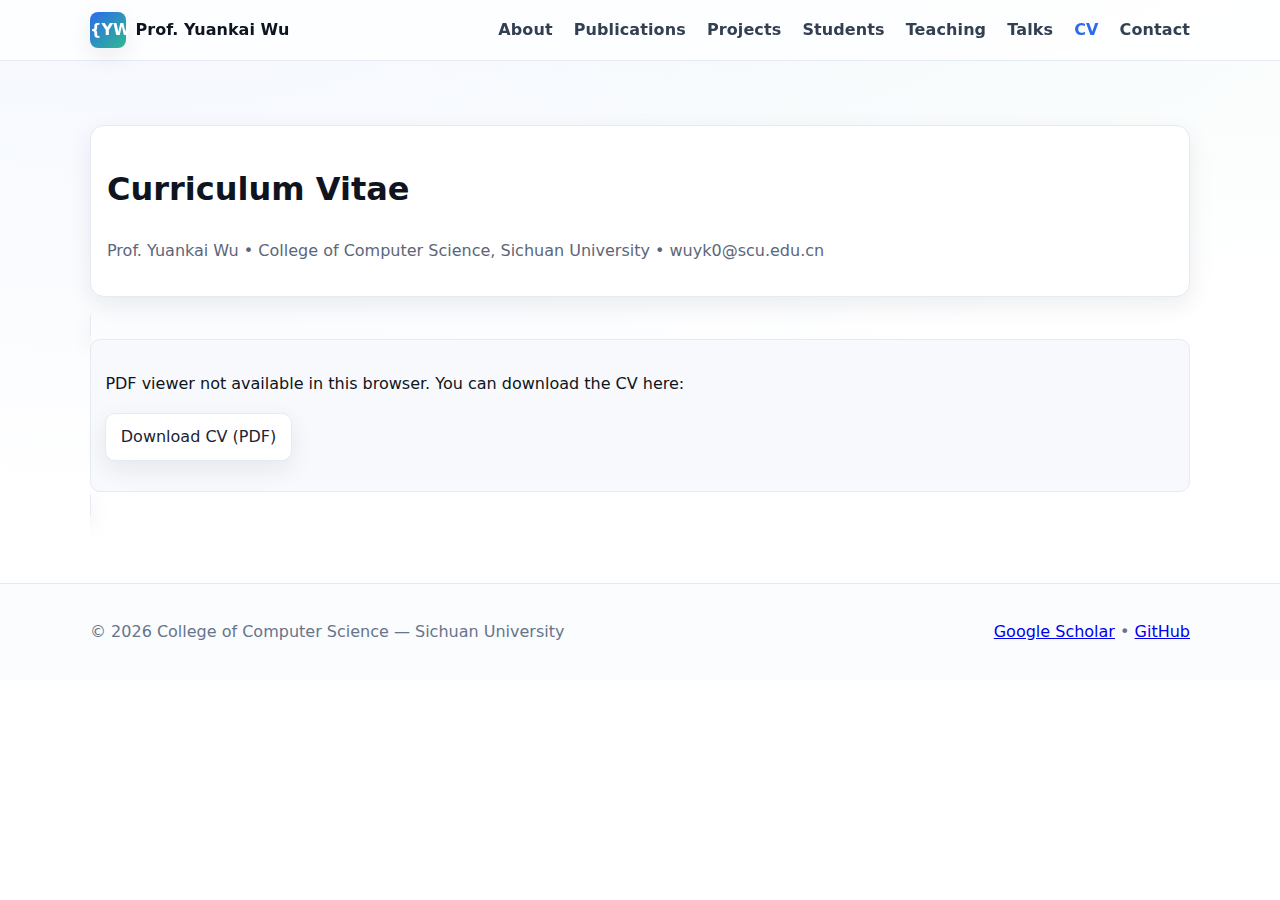
<file: cv.html>
<!DOCTYPE html>
<html lang="en">
  <head>
    <meta charset="utf-8" />
    <meta name="viewport" content="width=device-width, initial-scale=1" />
    <title>CV — Prof. Avery Kim</title>
    <link rel="icon" href="assets/img/favicon.svg" type="image/svg+xml" />
    <link rel="stylesheet" href="assets/css/styles.css" />
    <style>
      .pdf-embed { width: 100%; height: min(85vh, 1200px); border: 1px solid var(--border); border-radius: var(--radius); box-shadow: var(--shadow); }
      .pdf-fallback { padding: .9rem; background: #f7f9fc; border: 1px solid var(--border); border-radius: var(--radius-sm); }
    </style>
  </head>
  <body>
    <a class="skip-link" href="#main">Skip to content</a>
    <header class="site-header">
      <div class="container header-inner">
        <a class="brand" href="index.html" aria-label="Homepage">
          <span class="logo" aria-hidden="true">{YW}</span>
          <span class="brand-text">Prof. Yuankai Wu</span>
        </a>
        <nav class="nav" aria-label="Primary">
          <a href="index.html#about">About</a>
          <a href="index.html#publications">Publications</a>
          <a href="index.html#projects">Projects</a>
          <a href="students.html">Students</a>
          <a href="teaching.html">Teaching</a>
          <a href="talks.html">Talks</a>
          <a aria-current="page" href="cv.html">CV</a>
          <a href="index.html#contact">Contact</a>
        </nav>
      </div>
    </header>

    <main id="main" class="section">
      <div class="container flow">
        <section class="card">
          <div class="flow">
            <h1>Curriculum Vitae</h1>
            <p class="meta">Prof. Yuankai Wu • College of Computer Science, Sichuan University • wuyk0@scu.edu.cn</p>
          </div>
        </section>

        <section class="flow">
          <object class="pdf-embed" data="assets/pdf/cv.pdf" type="application/pdf">
            <div class="pdf-fallback">
              <p>PDF viewer not available in this browser. You can download the CV here:</p>
              <p><a class="btn" href="assets/pdf/cv.pdf" download>Download CV (PDF)</a></p>
            </div>
          </object>
        </section>
      </div>
    </main>

    <footer class="site-footer">
      <div class="container footer-inner">
        <p>© <span id="year"></span> College of Computer Science — Sichuan University</p>
        <p>
          <a href="https://scholar.google.com/citations?user=L9b-8ZwAAAAJ&hl=en" target="_blank" rel="noopener noreferrer">Google Scholar</a> •
          <a href="https://github.com/Kaimaoge" target="_blank" rel="noopener noreferrer">GitHub</a>
        </p>
      </div>
    </footer>
    <script>document.getElementById('year').textContent = new Date().getFullYear();</script>
  </body>
  </html>
</file>
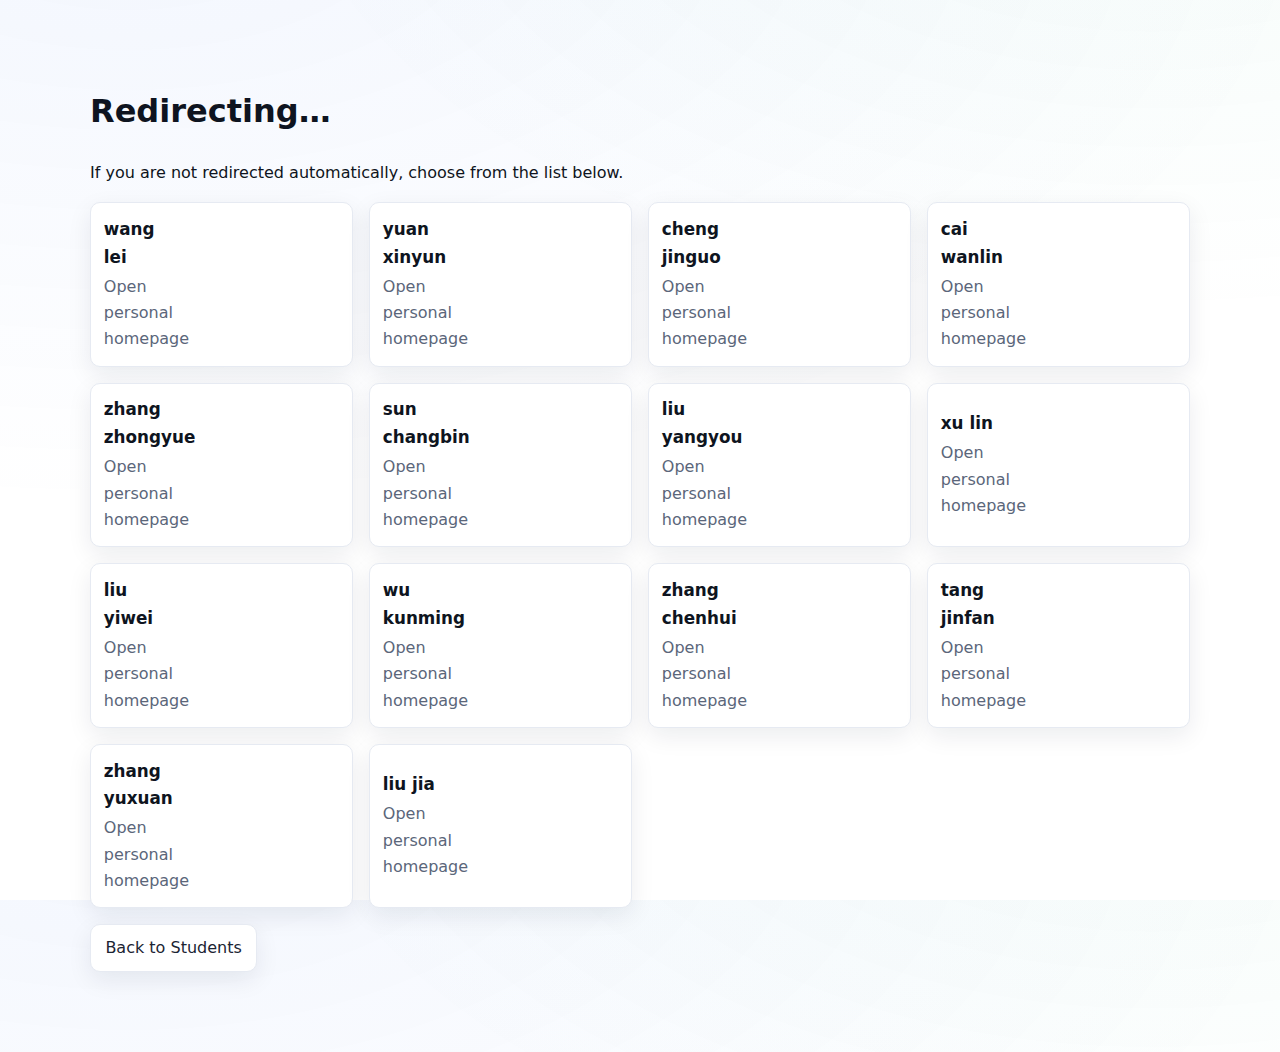
<file: students-redirects.html>
<!DOCTYPE html>
<html lang="en">
  <head>
    <meta charset="utf-8" />
    <meta name="viewport" content="width=device-width, initial-scale=1" />
    <title>Student Redirects — Prof. Avery Kim</title>
    <link rel="icon" href="assets/img/favicon.svg" type="image/svg+xml" />
    <link rel="stylesheet" href="assets/css/styles.css" />
    <meta http-equiv="Cache-Control" content="no-store" />
  </head>
  <body>
    <main class="section">
      <div class="container flow">
        <h1>Redirecting…</h1>
        <p>If you are not redirected automatically, choose from the list below.</p>

        <div id="fallback" class="grid students"></div>
        <p><a class="btn" href="students.html">Back to Students</a></p>
      </div>
    </main>

    <script>
      const mapping = {
        'wang-lei': '#',
        'yuan-xinyun': '#',
        'cheng-jinguo': '#',
        'cai-wanlin': '#',
        'zhang-zhongyue': '#',
        'sun-changbin': '#',
        'liu-yangyou': '#',
        'xu-lin': '#',
        'liu-yiwei': '#',
        'wu-kunming': '#',
        'zhang-chenhui': '#',
        'tang-jinfan': '#',
        'zhang-yuxuan': '#',
        'liu-jia': '#'
      };

      // Populate fallback list
      const fallback = document.getElementById('fallback');
      const entries = Object.entries(mapping);
      for (const [slug, url] of entries) {
        const a = document.createElement('a');
        a.className = 'student-card';
        a.href = url;
        a.target = '_blank';
        a.rel = 'noopener noreferrer';
        a.innerHTML = `<div><h3>${slug.replace(/-/g, ' ')}</h3><p class="meta">Open personal homepage</p></div>`;
        fallback.appendChild(a);
      }

      // Attempt redirect
      const params = new URLSearchParams(location.search);
      const to = params.get('to');
      if (to && mapping[to]) {
        location.replace(mapping[to]);
      }
    </script>
  </body>
  </html>
</file>
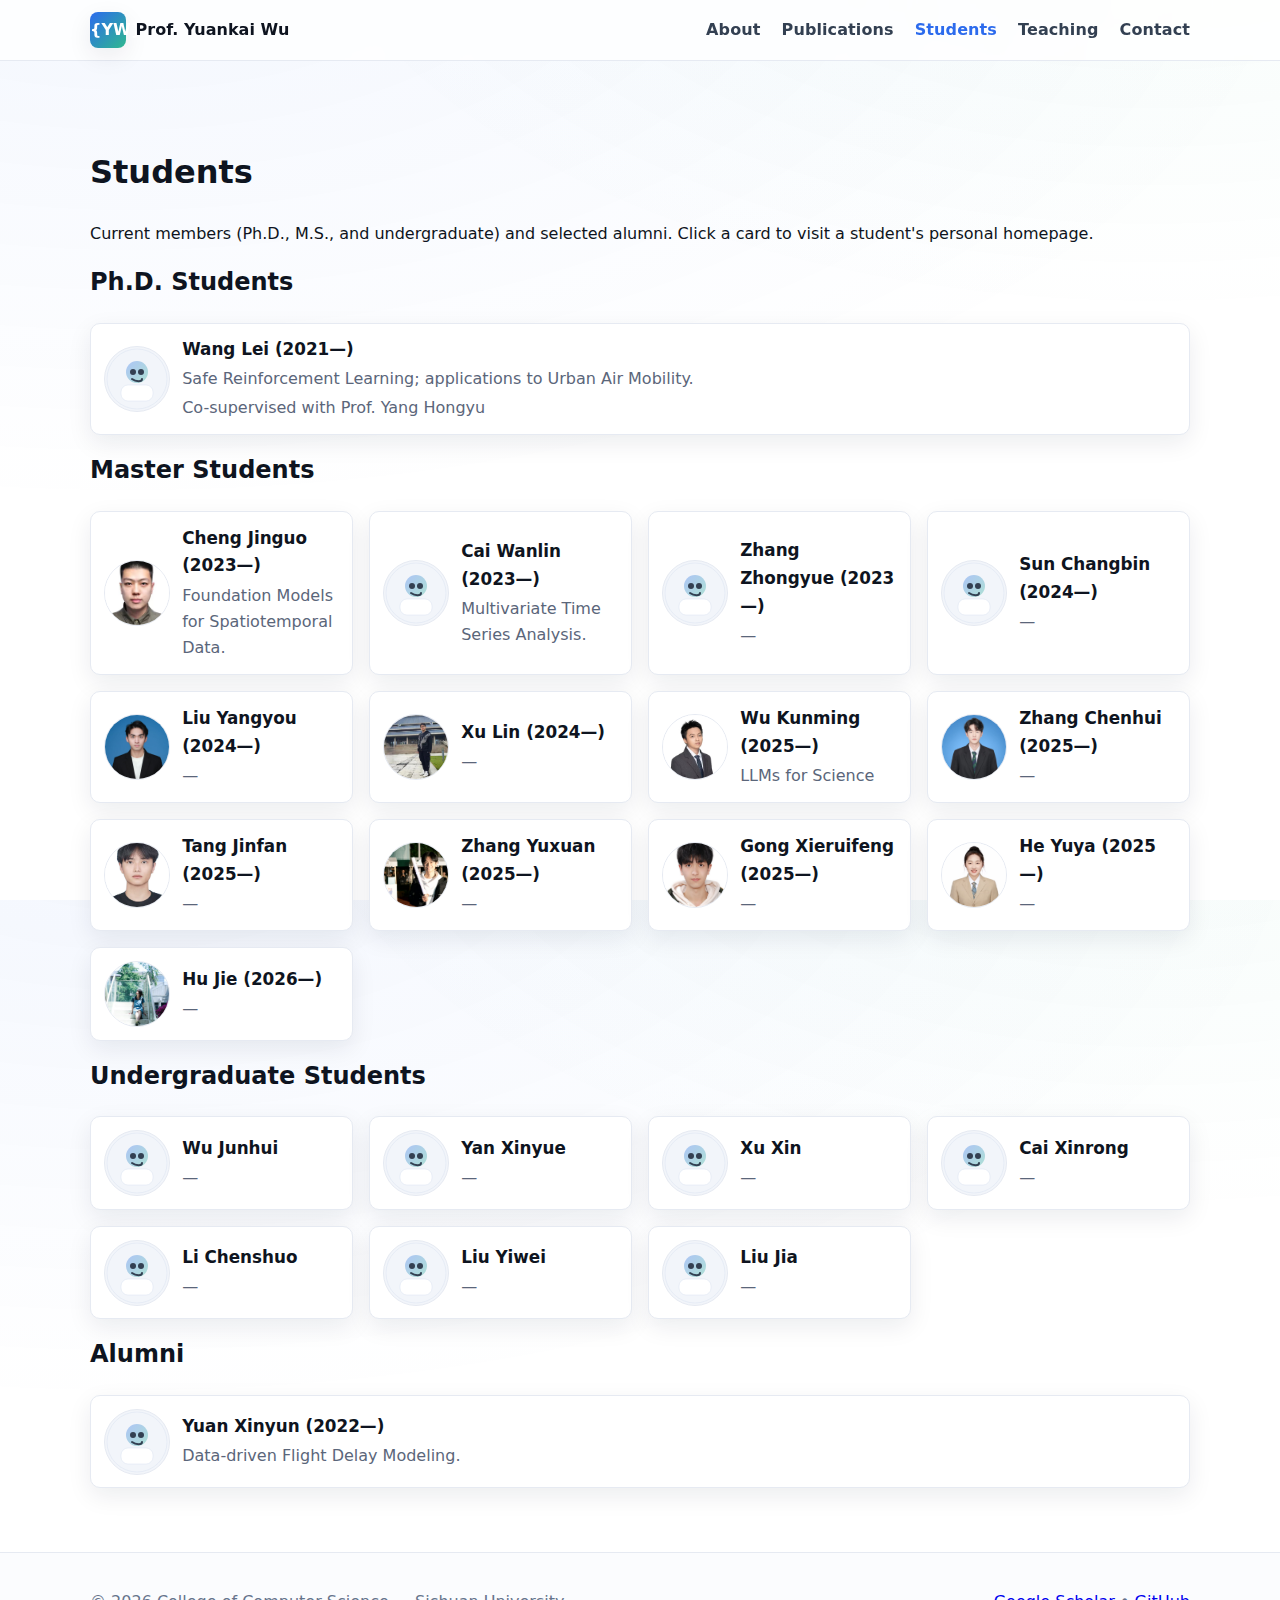
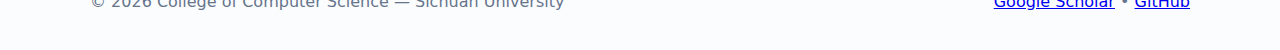
<file: students.html>
<!DOCTYPE html>
<html lang="en">
  <head>
    <meta charset="utf-8" />
    <meta name="viewport" content="width=device-width, initial-scale=1" />
    <title>Students — Prof. Avery Kim</title>
    <link rel="icon" href="assets/img/favicon.svg" type="image/svg+xml" />
    <link rel="stylesheet" href="assets/css/styles.css" />
  </head>
  <body>
    <a class="skip-link" href="#main">Skip to content</a>
    <header class="site-header">
      <div class="container header-inner">
        <a class="brand" href="index.html" aria-label="Homepage">
          <span class="logo" aria-hidden="true">{YW}</span>
          <span class="brand-text">Prof. Yuankai Wu</span>
        </a>
        <nav class="nav" aria-label="Primary">
          <a href="index.html#about">About</a>
          <a href="index.html#publications">Publications</a>
          <a aria-current="page" href="students.html">Students</a>
          <a href="teaching.html">Teaching</a>
          <a href="index.html#contact">Contact</a>
        </nav>
      </div>
    </header>

    <main id="main" class="section">
      <div class="container flow">
        <h1>Students</h1>
        <p>Current members (Ph.D., M.S., and undergraduate) and selected alumni. Click a card to visit a student's personal homepage.</p>

        <h2 id="phd">Ph.D. Students</h2>
        <div class="grid students">
          <a class="student-card" href="students-redirects.html?to=wang-lei">
            <img src="assets/img/avatar-generic.svg" alt="Avatar of Wang Lei" />
            <div>
              <h3>Wang Lei (2021—)</h3>
              <p>Safe Reinforcement Learning; applications to Urban Air Mobility.</p>
              <p class="meta">Co-supervised with Prof. Yang Hongyu</p>
            </div>
          </a>
        </div>

        <h2 id="masters">Master Students</h2>
        <div class="grid students">
          <a class="student-card" href="students-redirects.html?to=cheng-jinguo">
            <img src="assets/img/chengjinguo.jpg" alt="Avatar of Cheng Jinguo" />
            <div>
              <h3>Cheng Jinguo (2023—)</h3>
              <p>Foundation Models for Spatiotemporal Data.</p>
            </div>
          </a>
          <a class="student-card" href="students-redirects.html?to=cai-wanlin">
            <img src="assets/img/avatar-generic.svg" alt="Avatar of Cai Wanlin" />
            <div>
              <h3>Cai Wanlin (2023—)</h3>
              <p>Multivariate Time Series Analysis.</p>
            </div>
          </a>
          <a class="student-card" href="students-redirects.html?to=zhang-zhongyue">
            <img src="assets/img/avatar-generic.svg" alt="Avatar of Zhang Zhongyue" />
            <div>
              <h3>Zhang Zhongyue (2023—)</h3>
              <p>—</p>
            </div>
          </a>
          <a class="student-card" href="students-redirects.html?to=sun-changbin">
            <img src="assets/img/avatar-generic.svg" alt="Avatar of Sun Changbin" />
            <div>
              <h3>Sun Changbin (2024—)</h3>
              <p>—</p>
            </div>
          </a>
          <a class="student-card" href="students-redirects.html?to=liu-yangyou">
            <img src="assets/img/liuyangyou.jpg" alt="Avatar of Liu Yangyou" />
            <div>
              <h3>Liu Yangyou (2024—)</h3>
              <p>—</p>
            </div>
          </a>
          <a class="student-card" href="students-redirects.html?to=xu-lin">
            <img src="assets/img/xulin.jpg" alt="Avatar of Xu Lin" />
            <div>
              <h3>Xu Lin (2024—)</h3>
              <p>—</p>
            </div>
          </a>
          <a class="student-card" href="students-redirects.html?to=wu-kunming">
            <img src="assets/img/wukunming.jpg" alt="Avatar of Wu Kunming" />
            <div>
              <h3>Wu Kunming (2025—)</h3>
              <p>LLMs for Science</p>
            </div>
          </a>
          <a class="student-card" href="students-redirects.html?to=zhang-chenhui">
            <img src="assets/img/zhangchenhui.jpg" alt="Avatar of Zhang Chenhui" />
            <div>
              <h3>Zhang Chenhui (2025—)</h3>
              <p>—</p>
            </div>
          </a>
          <a class="student-card" href="students-redirects.html?to=tang-jinfan">
            <img src="assets/img/tangtjinfan.jpg" alt="Avatar of Tang Jinfan" />
            <div>
              <h3>Tang Jinfan (2025—)</h3>
              <p>—</p>
            </div>
          </a>
          <a class="student-card" href="students-redirects.html?to=zhang-yuxuan">
            <img src="assets/img/zhangyuxuan.jpg" alt="Avatar of Zhang Yuxuan" />
            <div>
              <h3>Zhang Yuxuan (2025—)</h3>
              <p>—</p>
            </div>
          </a>

          <a class="student-card" href="students-redirects.html?to=gong-xieruifeng">
            <img src="assets/img/gongxieruifeng.jpg" alt="Avatar of Gong Xieruifeng" />
            <div>
              <h3>Gong Xieruifeng (2025—)</h3>
              <p>—</p>
            </div>
          </a>

          <a class="student-card" href="students-redirects.html?to=he-yuya">
            <img src="assets/img/heyuya.jpg" alt="Avatar of He Yuya" />
            <div>
              <h3>He Yuya (2025—)</h3>
              <p>—</p>
            </div>
          </a>

          <a class="student-card" href="students-redirects.html?to=hu-jie">
            <img src="assets/img/hujie.jpg" alt="Avatar of Hu Jie" />
            <div>
              <h3>Hu Jie (2026—)</h3>
              <p>—</p>
            </div>
          </a>
        </div>

        <h2 id="undergrad">Undergraduate Students</h2>
        <div class="grid students">

          <a class="student-card" href="students-redirects.html?to=Wu-Junhui">
            <img src="assets/img/avatar-generic.svg" alt="Avatar of Wu Junhui" />
            <div>
              <h3>Wu Junhui</h3>
              <p>—</p>
            </div>
          </a>

          <a class="student-card" href="students-redirects.html?to=Yan-Xinyue">
            <img src="assets/img/avatar-generic.svg" alt="Avatar of Yan Xinyue" />
            <div>
              <h3>Yan Xinyue</h3>
              <p>—</p>
            </div>
          </a>

          <a class="student-card" href="students-redirects.html?to=xu-xin">
            <img src="assets/img/avatar-generic.svg" alt="Avatar of Xu Xin" />
            <div>
              <h3>Xu Xin</h3>
              <p>—</p>
            </div>
          </a>

          <a class="student-card" href="students-redirects.html?to=cai-xinrong">
            <img src="assets/img/avatar-generic.svg" alt="Avatar of Cai Xinrong" />
            <div>
              <h3>Cai Xinrong</h3>
              <p>—</p>
            </div>
          </a>

          <a class="student-card" href="students-redirects.html?to=li-chenshuo">
            <img src="assets/img/avatar-generic.svg" alt="Avatar of Li Chenshuo" />
            <div>
              <h3>Li Chenshuo</h3>
              <p>—</p>
            </div>
          </a>
          
          <a class="student-card" href="students-redirects.html?to=liu-yiwei">
            <img src="assets/img/avatar-generic.svg" alt="Avatar of Liu Yiwei" />
            <div>
              <h3>Liu Yiwei</h3>
              <p>—</p>
            </div>
          </a>
          
          <a class="student-card" href="students-redirects.html?to=liu-jia">
            <img src="assets/img/avatar-generic.svg" alt="Avatar of Liu Jia" />
            <div>
              <h3>Liu Jia</h3>
              <p>—</p>
            </div>
          </a>
        </div>
        <h2 id="alumni">Alumni</h2>
        <div class="grid students">
          <a class="student-card" href="students-redirects.html?to=yuan-xinyun">
            <img src="assets/img/avatar-generic.svg" alt="Avatar of Yuan Xinyun" />
            <div>
              <h3>Yuan Xinyun (2022—)</h3>
              <p>Data-driven Flight Delay Modeling.</p>
            </div>
          </a>
        </div>
      </div>
    </main>

    <footer class="site-footer">
      <div class="container footer-inner">
        <p>© <span id="year"></span> College of Computer Science — Sichuan University</p>
        <p>
          <a href="https://scholar.google.com/citations?user=L9b-8ZwAAAAJ&hl=en" target="_blank" rel="noopener noreferrer">Google Scholar</a> •
          <a href="https://github.com/Kaimaoge" target="_blank" rel="noopener noreferrer">GitHub</a>
        </p>
      </div>
    </footer>
    <script>
      document.getElementById('year').textContent = new Date().getFullYear();
    </script>
  </body>
  </html>
</file>
<file: assets/css/styles.css>
/* Typography and CSS variables */
:root {
  --bg: #ffffff;
  --panel: #ffffff;
  --text: #0e1420;
  --muted: #5b667a;
  --brand: #2c6bed; /* academic blue */
  --accent: #2fb88f; /* supportive green */
  --border: #e6eaf2;
  --shadow: 0 8px 24px rgba(16, 26, 48, 0.08);
  --radius: 14px;
  --radius-sm: 10px;
  --maxw: 1100px;
}

html, body { height: 100%; }
html { color-scheme: light; }
body {
  margin: 0;
  font-family: ui-sans-serif, system-ui, -apple-system, Segoe UI, Roboto, "Helvetica Neue", Arial, "Noto Sans", "Apple Color Emoji", "Segoe UI Emoji";
  line-height: 1.65;
  background: radial-gradient(1200px 600px at 10% -10%, rgba(44,107,237,0.06), transparent),
              radial-gradient(900px 500px at 90% -20%, rgba(47,184,143,0.05), transparent),
              var(--bg);
  color: var(--text);
}

.container { width: min(100% - 2rem, var(--maxw)); margin-inline: auto; }
.flow > * + * { margin-top: 1rem; }
.section { padding: 64px 0; }
.section-alt { background: linear-gradient(180deg, rgba(10,20,40,0.02), rgba(10,20,40,0) 60%), var(--panel); border-top: 1px solid var(--border); border-bottom: 1px solid var(--border); }

.skip-link { position: absolute; left: -1000px; top: -1000px; } 
.skip-link:focus { left: 1rem; top: 1rem; background: var(--panel); color: var(--text); padding: .5rem .75rem; border-radius: var(--radius-sm); }

/* Header */
.site-header { position: sticky; top: 0; z-index: 50; background: rgba(255,255,255,0.8); backdrop-filter: blur(8px); border-bottom: 1px solid var(--border); }
.header-inner { display: flex; align-items: center; justify-content: space-between; padding: .75rem 0; }
.brand { display: inline-flex; align-items: center; gap: .6rem; text-decoration: none; color: var(--text); font-weight: 700; }
.logo { display: grid; place-items: center; width: 36px; height: 36px; border-radius: 8px; background: linear-gradient(135deg, var(--brand), var(--accent)); color: #ffffff; font-weight: 800; box-shadow: var(--shadow); }
.nav a { color: #334052; text-decoration: none; margin-left: 1rem; font-weight: 600; letter-spacing: .1px; }
.nav a:hover, .nav a[aria-current] { color: var(--brand); }

/* Hero */
.hero { padding: 72px 0; }
.hero-inner { display: grid; grid-template-columns: 1.2fr .8fr; gap: 2rem; align-items: center; }
.subtitle { color: #4a5970; font-weight: 700; letter-spacing: .2px; }
.lede { font-size: 1.05rem; color: var(--muted); }
.hero-media { text-align: center; }
.hero-media img { max-width: 280px; width: 100%; height: auto; border-radius: 12px; background: #f2f5fa; border: 1px solid var(--border); filter: drop-shadow(0 10px 30px rgba(0,0,0,.08)); object-fit: contain; }
.icon-links { display: inline-flex; gap: .75rem; margin-top: .8rem; align-items: center; }
.icon-links a { display: inline-flex; align-items: center; justify-content: center; width: 40px; height: 40px; border-radius: 10px; border: 1px solid var(--border); background: #ffffff; box-shadow: var(--shadow); }
.icon-links a:hover { background: #f7f9fc; }
.icon-links img { width: 22px; height: 22px; }

.cta-row { display: flex; gap: .75rem; margin-top: 1rem; }
.btn { display: inline-block; padding: .6rem .9rem; border-radius: 10px; border: 1px solid var(--border); text-decoration: none; color: #1b2433; background: #ffffff; box-shadow: var(--shadow); }
.btn:hover { background: #f7f9fc; }
.btn.primary { background: linear-gradient(135deg, rgba(44,107,237,.1), rgba(47,184,143,.1)); border: 1px solid #dbe3f0; }
.btn.ghost { background: transparent; box-shadow: none; }

/* Cards and grid */
.grid { display: grid; gap: 1rem; }
.projects { grid-template-columns: repeat(auto-fit, minmax(260px, 1fr)); }
.card { background: var(--panel); border: 1px solid var(--border); padding: 1rem; border-radius: var(--radius); box-shadow: var(--shadow); }
.meta { color: var(--muted); }

.students, .students-preview { grid-template-columns: repeat(auto-fit, minmax(260px, 1fr)); }
.student-card { display: grid; grid-template-columns: 64px auto; gap: .9rem; align-items: center; padding: .8rem; border: 1px solid var(--border); background: #ffffff; border-radius: var(--radius-sm); text-decoration: none; color: var(--text); box-shadow: var(--shadow); }
.student-card:hover { border-color: #d1d9e8; background: #fdfefe; }
.student-card img { width: 64px; height: 64px; border-radius: 50%; background: #f2f5fa; border: 1px solid var(--border); object-fit: cover; image-rendering: -webkit-optimize-contrast; image-rendering: high-quality; }
.student-card h3 { margin: 0; font-size: 1.05rem; }
.student-card p { margin: .15rem 0 0 0; color: var(--muted); }

/* Publication list */
.pub-list { list-style: none; padding: 0; margin: 0; display: grid; gap: .9rem; }
.pub-list li { background: var(--panel); border: 1px solid var(--border); padding: .9rem; border-radius: var(--radius-sm); box-shadow: var(--shadow); }
.pub-title { display: block; font-weight: 700; }
.pub-authors, .pub-venue { display: block; color: var(--muted); }
.pub-link { margin-left: .5rem; color: var(--brand); text-decoration: none; }
.pub-link:hover { text-decoration: underline; }

/* Publication with thumbnail */
.pub-item { display: grid; grid-template-columns: 180px 1fr; gap: 1rem; align-items: start; }
.pub-thumb { width: 100%; height: 120px; object-fit: cover; border: 1px solid var(--border); border-radius: 10px; background: #f2f5fa; }
.pub-summary { color: var(--muted); margin-top: .25rem; }

/* Project card thumbnail */
.card-thumb { width: 100%; height: 140px; object-fit: cover; border: 1px solid var(--border); border-radius: 10px; background: #f2f5fa; margin-bottom: .6rem; }

@media (max-width: 700px) {
  .pub-item { grid-template-columns: 1fr; }
  .pub-thumb { height: 180px; }
}

/* Footer */
.site-footer { border-top: 1px solid var(--border); background: #fbfcfe; }
.footer-inner { display: flex; align-items: center; justify-content: space-between; padding: 1.2rem 0; color: #66748c; }

/* Responsive */
@media (max-width: 900px) {
  .hero-inner { grid-template-columns: 1fr; }
  .hero-media { order: -1; text-align: center; }
}
</file>
